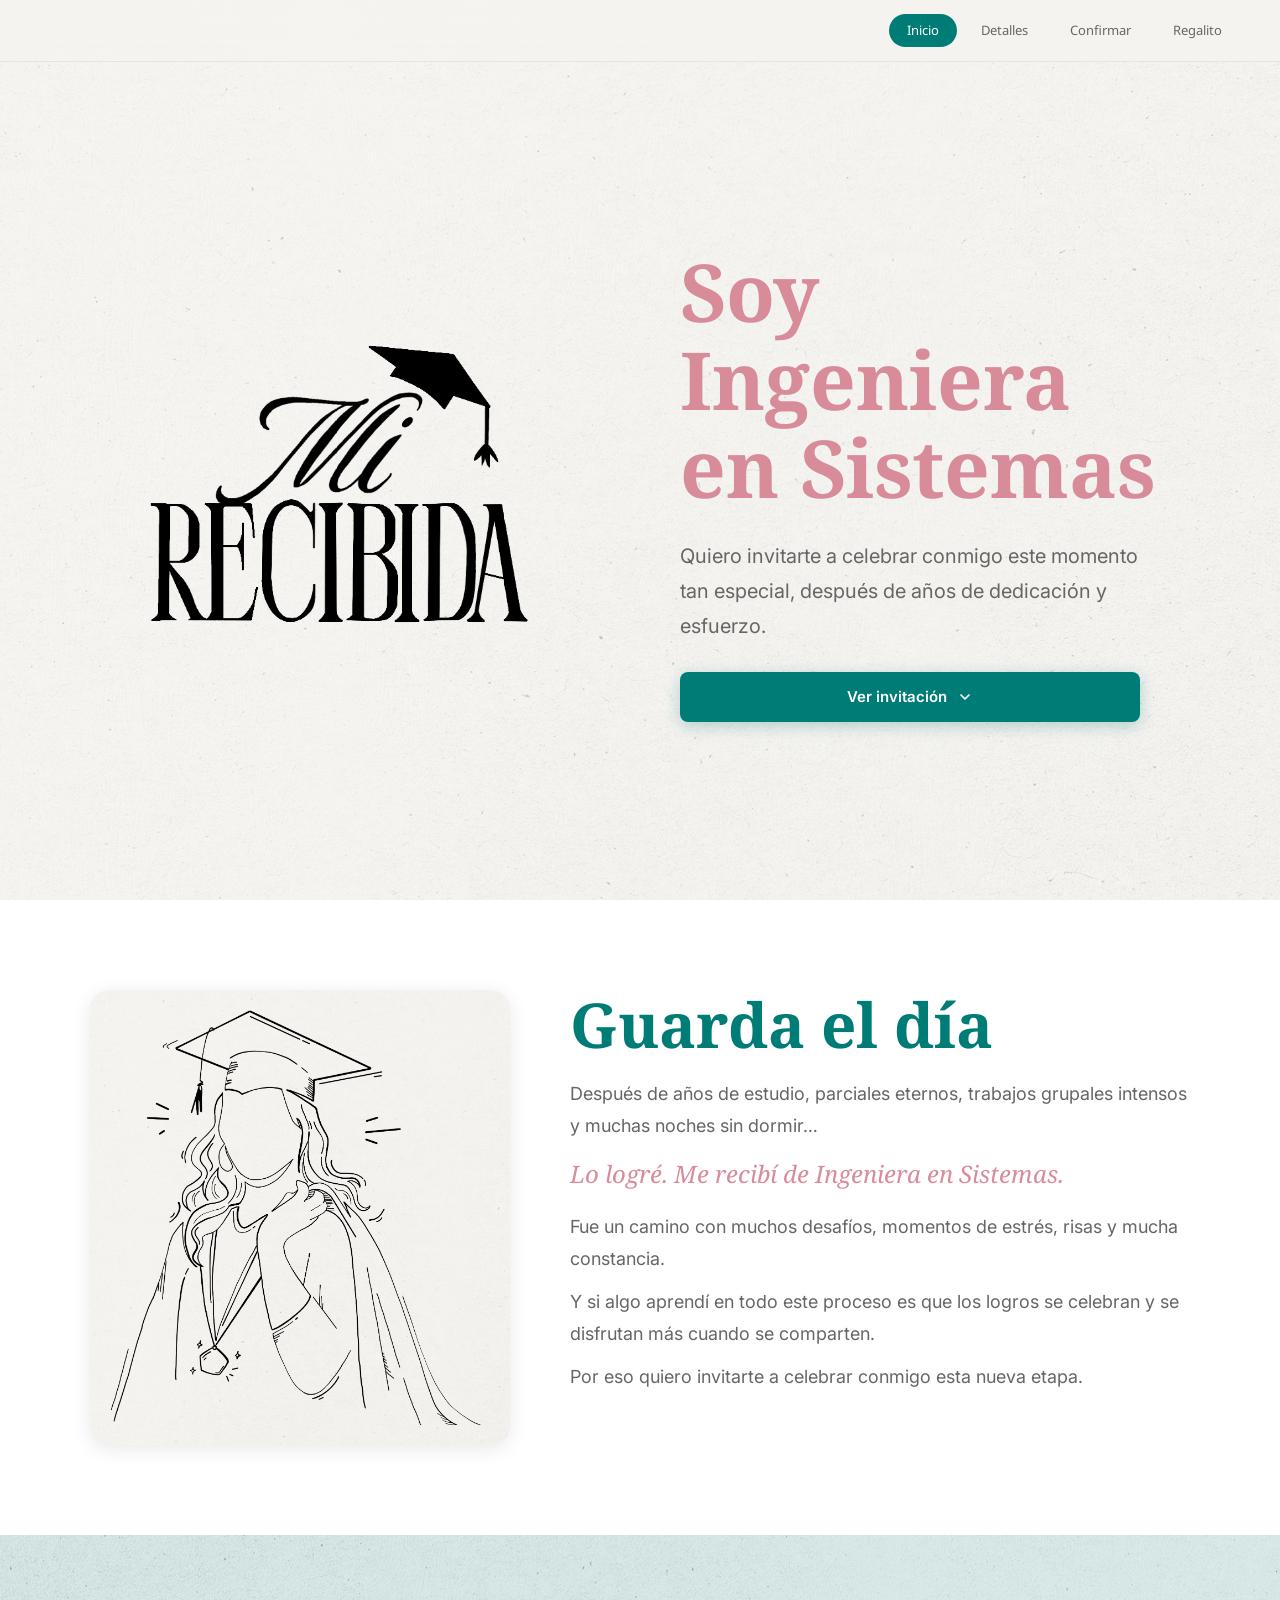
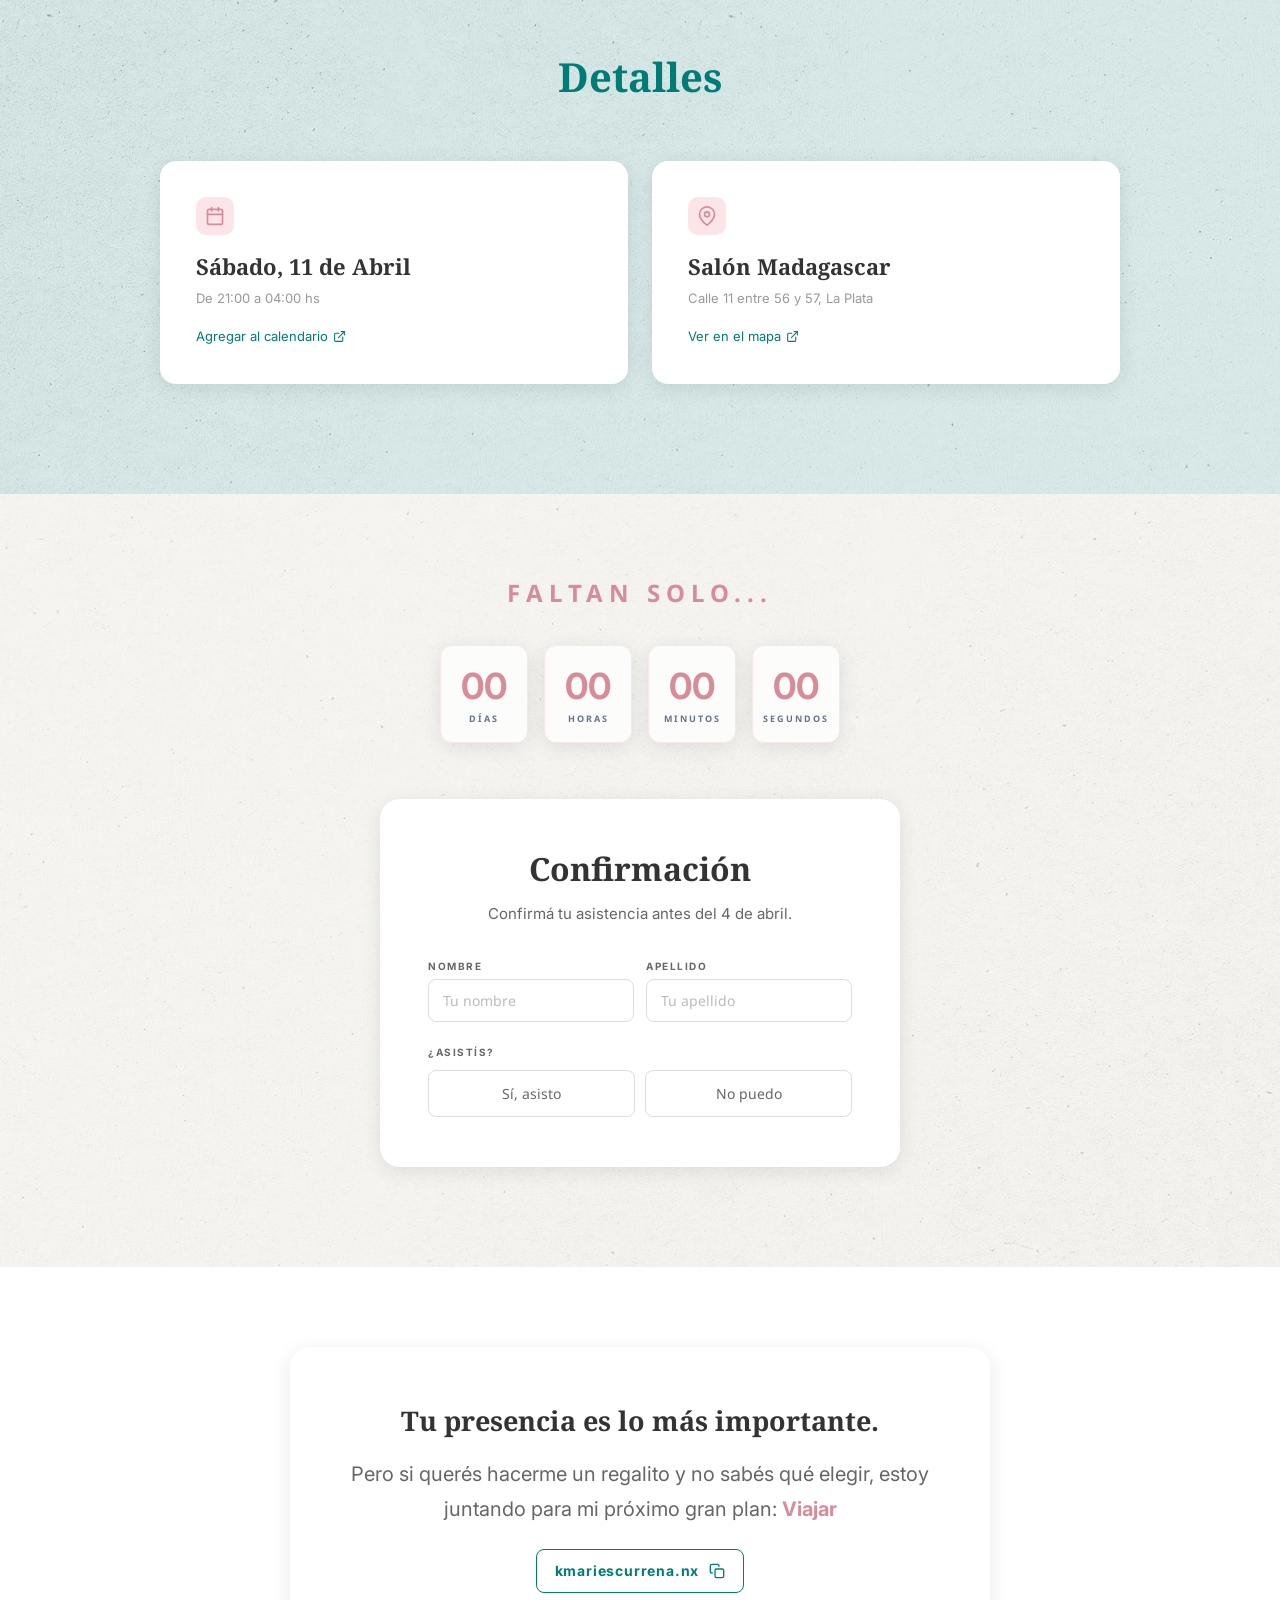
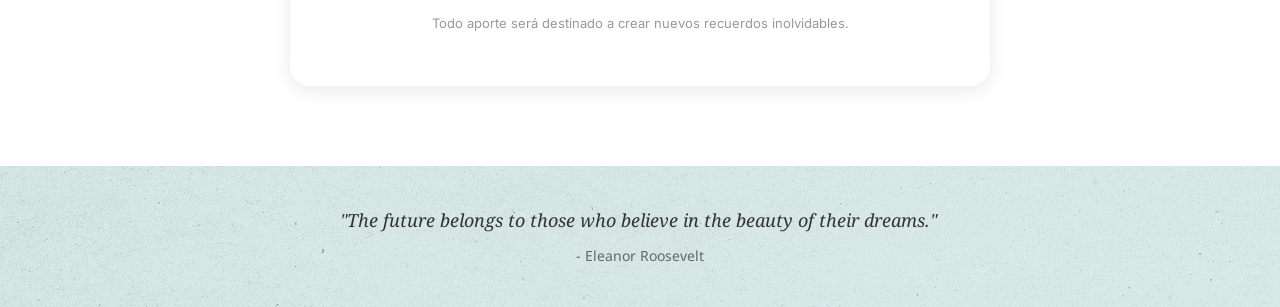
<file: index.html>
<!DOCTYPE html>
<html lang="es">

<head>
  <meta charset="UTF-8" />
  <meta name="viewport" content="width=device-width, initial-scale=1.0" />
  <title>Mi Recibida – Katy</title>
  <link rel="preconnect" href="https://fonts.googleapis.com" />
  <link rel="preconnect" href="https://fonts.gstatic.com" crossorigin />
  <link
    href="https://fonts.googleapis.com/css2?family=Noto+Sans:wght@300;400;600;700&family=Noto+Serif:ital,wght@0,400;0,700;1,400&family=Inter:wght@300;400;600;700&display=swap"
    rel="stylesheet" />
  <link rel="stylesheet" href="./css/styles.css" />
</head>

<body>

  <!-- ===== NAVBAR ===== -->
  <nav class="navbar" role="navigation">
    <div class="nav-links">
      <a href="#inicio" class="active">Inicio</a>
      <a href="#detalles">Detalles</a>
      <a href="#confirmar">Confirmar</a>
      <a href="#regalo">Regalito</a>
    </div>
    <button class="hamburger" id="hamburger" aria-label="Menú" aria-expanded="false">
      <span></span><span></span><span></span>
    </button>
  </nav>

  <!-- Mobile menu drawer -->
  <div class="mobile-menu" id="mobile-menu">
    <a href="#inicio" onclick="closeMobileMenu()">Inicio</a>
    <a href="#detalles" onclick="closeMobileMenu()">Detalles</a>
    <a href="#confirmar" onclick="closeMobileMenu()">Confirmar</a>
    <a href="#regalo" onclick="closeMobileMenu()">Regalito</a>
  </div>

  <!-- iframe oculto para submit sin recarga -->
  <iframe name="hidden_iframe" id="hidden_iframe"></iframe>

  <!-- ===== HERO ===== -->
  <section id="inicio">
    <div class="hero-inner">

      <div class="hero-logo">
        <img src="./images/logo-mi-recibida.png" alt="Mi Graduación" />
      </div>

      <div class="hero-right">
        <h1 class="hero-subtitle">Soy Ingeniera<br>en Sistemas</h1>
        <p class="hero-desc">Quiero invitarte a celebrar conmigo este momento tan especial, después de años de
          dedicación y esfuerzo.</p>
        <a href="#guarda" class="btn-ver">
          Ver invitación
          <svg width="16" height="16" viewBox="0 0 24 24" fill="none" stroke="currentColor" stroke-width="2.5"
            stroke-linecap="round" stroke-linejoin="round">
            <polyline points="6 9 12 15 18 9" />
          </svg>
        </a>
      </div>

    </div>
  </section>

  <!-- ===== GUARDA EL DÍA ===== -->
  <section id="guarda">
    <div class="guarda-inner">

      <div class="guarda-img-wrap reveal-left">
        <img src="./images/ilustracion-graduada.png" alt="Ilustración graduada" />
      </div>

      <div class="guarda-text reveal-right">
        <h2>Guarda el día</h2>
        <p>Después de años de estudio, parciales eternos, trabajos grupales intensos y muchas noches sin dormir…</p>
        <p class="highlight">Lo logré. Me recibí de Ingeniera en Sistemas.</p>
        <p>Fue un camino con muchos desafíos, momentos de estrés, risas y mucha constancia.</p>
        <p>Y si algo aprendí en todo este proceso es que los logros se celebran y se disfrutan más cuando se comparten.
        </p>
        <p>Por eso quiero invitarte a celebrar conmigo esta nueva etapa.</p>
      </div>

    </div>
  </section>

  <!-- ===== DETALLES ===== -->
  <section id="detalles">
    <h2 class="reveal">Detalles</h2>
    <div class="detalles-grid">

      <div class="detalle-card reveal d1">
        <div class="detalle-icon-wrap">
          <svg width="20" height="20" viewBox="0 0 24 24" fill="none" stroke-width="2" stroke-linecap="round"
            stroke-linejoin="round">
            <rect x="3" y="4" width="18" height="18" rx="2" ry="2" />
            <line x1="16" y1="2" x2="16" y2="6" />
            <line x1="8" y1="2" x2="8" y2="6" />
            <line x1="3" y1="10" x2="21" y2="10" />
          </svg>
        </div>
        <h3>Sábado, 11 de Abril</h3>
        <p class="sub">De 21:00 a 04:00 hs</p>
        <a href="#" id="add-calendar-link">
          Agregar al calendario
          <svg width="13" height="13" viewBox="0 0 24 24" fill="none" stroke-width="2" stroke-linecap="round"
            stroke-linejoin="round">
            <path d="M18 13v6a2 2 0 0 1-2 2H5a2 2 0 0 1-2-2V8a2 2 0 0 1 2-2h6" />
            <polyline points="15 3 21 3 21 9" />
            <line x1="10" y1="14" x2="21" y2="3" />
          </svg>
        </a>
      </div>

      <div class="detalle-card reveal d2">
        <div class="detalle-icon-wrap">
          <svg width="20" height="20" viewBox="0 0 24 24" fill="none" stroke-width="2" stroke-linecap="round"
            stroke-linejoin="round">
            <path d="M21 10c0 7-9 13-9 13s-9-6-9-13a9 9 0 1 1 18 0z" />
            <circle cx="12" cy="10" r="3" />
          </svg>
        </div>
        <h3>Salón Madagascar</h3>
        <p class="sub">Calle 11 entre 56 y 57, La Plata</p>
        <a href="https://maps.google.com/?q=Salón+Madagascar+11+entre+56+y+57+La+Plata" target="_blank" rel="noopener">
          Ver en el mapa
          <svg width="13" height="13" viewBox="0 0 24 24" fill="none" stroke-width="2" stroke-linecap="round"
            stroke-linejoin="round">
            <path d="M18 13v6a2 2 0 0 1-2 2H5a2 2 0 0 1-2-2V8a2 2 0 0 1 2-2h6" />
            <polyline points="15 3 21 3 21 9" />
            <line x1="10" y1="14" x2="21" y2="3" />
          </svg>
        </a>
      </div>

    </div>
  </section>

  <!-- ===== COUNTDOWN + FORM ===== -->
  <section id="confirmar">

    <p class="countdown-label reveal">Faltan solo...</p>
    <div class="countdown reveal d1">
      <div class="countdown-item">
        <span id="days">00</span>
        <small>DÍAS</small>
      </div>
      <div class="countdown-item">
        <span id="hours">00</span>
        <small>HORAS</small>
      </div>
      <div class="countdown-item">
        <span id="minutes">00</span>
        <small>MINUTOS</small>
      </div>
      <div class="countdown-item">
        <span id="seconds">00</span>
        <small>SEGUNDOS</small>
      </div>
    </div>

    <div class="form-card reveal d2">
      <h3>Confirmación</h3>
      <p class="form-sub">Confirmá tu asistencia antes del 4 de abril.</p>

      <!-- Paso 1: Nombre + Apellido -->
      <div class="form-row">
        <div class="form-group" style="margin-bottom:0">
          <label class="form-label" for="nombre">Nombre</label>
          <input class="form-input" id="nombre" type="text" placeholder="Tu nombre" autocomplete="given-name" />
        </div>
        <div class="form-group" style="margin-bottom:0">
          <label class="form-label" for="apellido">Apellido</label>
          <input class="form-input" id="apellido" type="text" placeholder="Tu apellido" autocomplete="family-name" />
        </div>
      </div>

      <!-- Paso 2: ¿Asistís? -->
      <div style="margin-bottom:6px;">
        <span class="asisto-label">¿Asistís?</span>
        <div class="asisto-row">
          <button class="btn-asisto" id="btn-si" type="button" onclick="seleccionarAsistencia('si')">Sí, asisto</button>
          <button class="btn-asisto" id="btn-no" type="button" onclick="seleccionarAsistencia('no')">No puedo</button>
        </div>
      </div>

      <!-- Paso 3a: Restricción alimentaria (solo aparece si SI) -->
      <div class="form-step" id="restriccion-step">
        <div class="fs-inner">
          <div style="height:14px"></div>
          <div class="form-group" style="margin-bottom:10px">
            <label class="form-label" for="restriccion">Restricción alimentaria</label>
            <div class="select-wrap">
              <select class="form-select" id="restriccion" onchange="checkOtro()">
                <option value="Sin restricciones">Sin restricciones</option>
                <option value="Vegetariano">Vegetariano</option>
                <option value="Vegano">Vegano</option>
                <option value="Sin TACC">Sin TACC</option>
                <option value="Sin lactosa">Sin lactosa</option>
                <option value="Otro">Otro</option>
              </select>
            </div>
          </div>
          <!-- Campo libre para "Otro" -->
          <div class="form-step" id="otro-step">
            <div class="fs-inner">
              <div class="form-group" style="margin-bottom:6px">
                <label class="form-label" for="restriccion-otro">Contanos cuál</label>
                <textarea class="form-textarea" id="restriccion-otro"
                  placeholder="Escribí tu restricción acá…"></textarea>
              </div>
            </div>
          </div>
        </div>
      </div>

      <!-- Paso 3b: Mensaje si NO asiste -->
      <div class="no-msg-wrap" id="no-msg-wrap">
        <div>
          <p class="no-msg"></p>
        </div>
      </div>

      <!-- Botón enviar (aparece al elegir cualquier opción) -->
      <div class="enviar-wrap" id="enviar-wrap">
        <div>
          <p id="form-error"></p>
          <button class="btn-enviar" type="button" onclick="enviarRespuesta()">Enviar Respuesta</button>
        </div>
      </div>
    </div>

  </section>

  <!-- ===== REGALO ===== -->
  <section id="regalo">
    <div class="regalo-card reveal">
      <h3 class="regalo-title">Tu presencia es lo más importante.</h3>
      <p class="regalo-desc">
        Pero si querés hacerme un regalito y no sabés qué elegir, estoy
        juntando para mi próximo gran plan: <span class="pink-bold">Viajar</span>
      </p>
      <div class="alias-container" onclick="copyAlias()">
        <span class="alias-texto">kmariescurrena.nx</span>
        <svg viewBox="0 0 24 24" fill="none" stroke="currentColor" stroke-width="2" width="16" height="16"
          class="alias-copy-icon" stroke-linecap="round" stroke-linejoin="round">
          <rect x="9" y="9" width="13" height="13" rx="2" ry="2" />
          <path d="M5 15H4a2 2 0 0 1-2-2V4a2 2 0 0 1 2-2h9a2 2 0 0 1 2 2v1" />
        </svg>
      </div>
      <p class="regalo-note">Todo aporte será destinado a crear nuevos recuerdos inolvidables.</p>
    </div>
  </section>

  <!-- ===== FOOTER ===== -->
  <footer>
    <blockquote class="reveal">
      "The future belongs to those who believe in the beauty of their dreams."
      <cite>- Eleanor Roosevelt</cite>
    </blockquote>
  </footer>

  <!-- Toast notificación -->
  <div id="toast" class="toast">
    <svg viewBox="0 0 24 24" fill="none" stroke="currentColor" stroke-width="2.5" width="13" height="13"
      stroke-linecap="round" stroke-linejoin="round">
      <polyline points="20 6 9 17 4 12" />
    </svg>
    ¡Alias copiado!
  </div>

  <!-- Overlay de carga -->
  <div id="loading">
    <div class="spinner"></div>
  </div>

  <!-- ===== SCRIPTS ===== -->
  <script src="./js/countdown.js"></script>
  <script src="./js/form.js"></script>

</body>

</html>
</file>
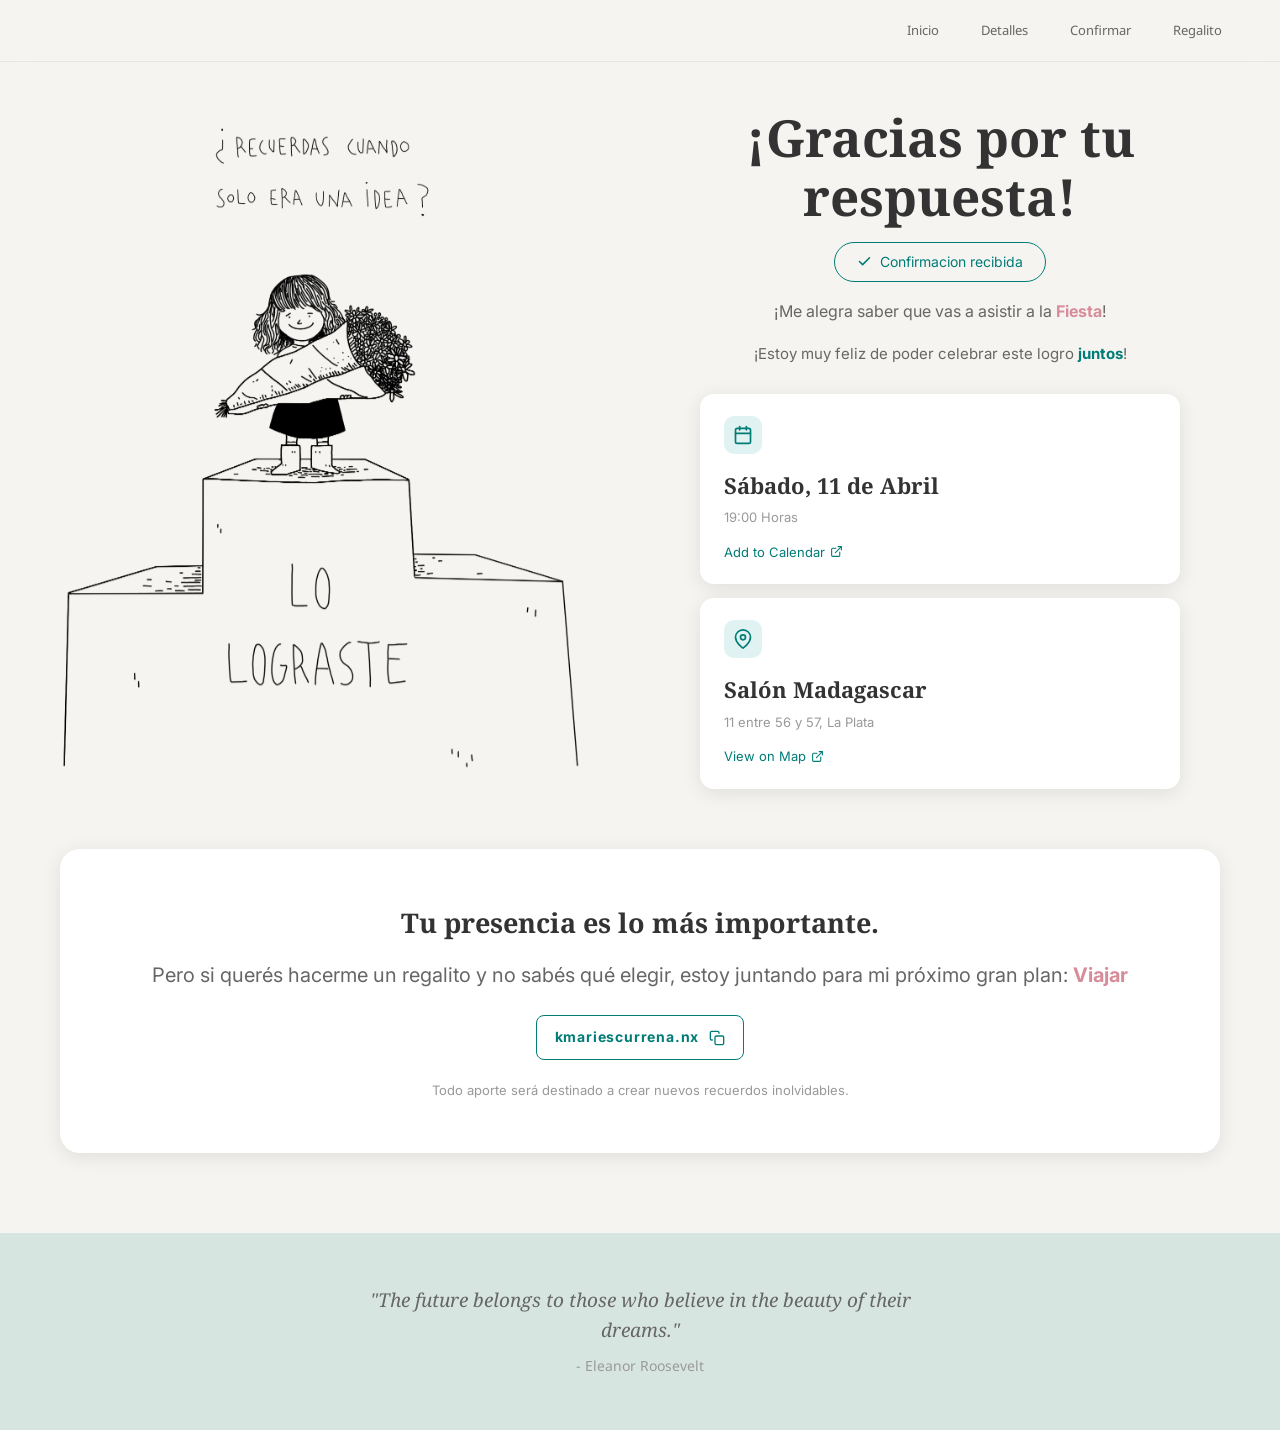
<file: confirmacion.html>
<!DOCTYPE html>
<html lang="es">
<head>
  <meta charset="UTF-8"/>
  <meta name="viewport" content="width=device-width, initial-scale=1.0"/>
  <title>Confirmación – Mi Recibida</title>
  <link rel="preconnect" href="https://fonts.googleapis.com"/>
  <link rel="preconnect" href="https://fonts.gstatic.com" crossorigin/>
  <link href="https://fonts.googleapis.com/css2?family=Noto+Sans:wght@300;400;600;700&family=Noto+Serif:ital,wght@0,400;0,700;1,400&family=Inter:wght@300;400;600;700&display=swap" rel="stylesheet"/>
  <link rel="stylesheet" href="./css/styles.css"/>
  <style>
    /* ===== Estilos específicos de esta página ===== */

    body { min-height: 100vh; display: flex; flex-direction: column; }

    main { flex: 1; padding-top: 68px; }

    /* Back button */
    .back-btn {
      position: fixed; top: 18px; left: 20px; z-index: 201;
      background: none; border: none; cursor: pointer;
      color: var(--text-mid); padding: 6px; line-height: 1;
      text-decoration: none; display: flex; align-items: center;
      transition: color 0.2s, transform 0.2s;
    }
    .back-btn:hover { color: var(--teal); transform: translateX(-3px); }
    .back-btn svg   { stroke: currentColor; }

    /* Hero grid */
    .hero-section {
      display: grid;
      grid-template-columns: 1fr 1fr;
      align-items: center;
      min-height: calc(100vh - 68px - 160px);
      padding: 40px 60px 60px;
      gap: 40px;
    }

    /* Illustration side */
    .illus-side {
      display: flex; flex-direction: column; align-items: flex-start;
      opacity: 0; transform: translateX(-44px);
      animation: fromLeft 0.9s 0.1s var(--ease) forwards;
    }
    @keyframes fromLeft { to { opacity: 1; transform: none; } }

    .illus-caption {
      font-family: 'Noto Sans', sans-serif;
      font-size: 12px; font-weight: 400;
      letter-spacing: 3px; text-transform: uppercase;
      color: var(--text-mid); margin-bottom: 24px; margin-left: 6px;
      line-height: 1.8;
    }
    .illus-img { width: 100%; max-width: 520px; display: block; }

    /* Text side */
    .text-side {
      display: flex; flex-direction: column; align-items: center;
      text-align: center; gap: 16px;
      opacity: 0; transform: translateX(44px);
      animation: fromRight 0.9s 0.2s var(--ease) forwards;
    }
    @keyframes fromRight { to { opacity: 1; transform: none; } }

    .conf-title {
      font-family: 'Noto Serif', serif;
      font-size: clamp(26px, 4vw, 52px);
      font-weight: 700; color: var(--text); line-height: 1.15;
    }

    /* Badge */
    .badge {
      display: inline-flex; align-items: center; gap: 8px;
      border: 1.5px solid var(--teal); border-radius: 999px;
      padding: 8px 22px; font-size: 14px; color: var(--teal);
      opacity: 0; animation: fadeUp 0.6s 0.65s var(--ease) forwards;
    }
    .badge svg { stroke: var(--teal); }
    @keyframes fadeUp {
      from { opacity: 0; transform: translateY(10px); }
      to   { opacity: 1; transform: none; }
    }

    .msg-primary {
      font-size: clamp(14px, 1.7vw, 16px); color: var(--text-mid);
      line-height: 1.7; max-width: 420px;
      opacity: 0; animation: fadeUp 0.6s 0.80s var(--ease) forwards;
    }
    .msg-secondary {
      font-size: clamp(13px, 1.5vw, 15px); color: var(--text-mid);
      line-height: 1.75; max-width: 400px;
      opacity: 0; animation: fadeUp 0.6s 0.95s var(--ease) forwards;
    }
    .accent      { color: var(--pink); font-weight: 700; }
    .accent-teal { color: var(--teal); font-weight: 700; }

    /* Detail cards */
    .cards-wrap {
      display: flex; flex-direction: column; gap: 14px;
      width: 100%; max-width: 480px; margin-top: 10px;
    }
    .detail-card {
      background: var(--white); border-radius: 14px; padding: 22px 24px;
      box-shadow: var(--card-shadow); text-align: left;
      display: flex; flex-direction: column; gap: 4px;
      opacity: 0; transform: translateY(16px);
      transition: transform 0.35s var(--ease), box-shadow 0.35s var(--ease);
    }
    .detail-card.visible { animation: cardIn 0.55s var(--ease) forwards; }
    @keyframes cardIn    { to { opacity: 1; transform: none; } }
    .detail-card:hover   { transform: translateY(-4px); box-shadow: 0 14px 36px rgba(0,0,0,0.12); }

    .card-icon {
      width: 38px; height: 38px; border-radius: 10px;
      background: var(--teal-light);
      display: flex; align-items: center; justify-content: center;
      margin-bottom: 10px;
    }
    .card-icon svg { stroke: var(--teal); }

    .detail-card h3 {
      font-family: 'Noto Serif', serif;
      font-size: clamp(18px, 2.2vw, 22px); font-weight: 700; color: var(--text);
    }
    .detail-card .sub { font-size: 13px; color: var(--text-light); margin-bottom: 10px; }
    .detail-card a {
      font-size: 13px; color: var(--teal); text-decoration: none;
      display: inline-flex; align-items: center; gap: 5px;
      transition: color 0.2s, gap 0.25s var(--ease);
    }
    .detail-card a:hover { color: var(--teal-dark); gap: 9px; }
    .detail-card a svg   { stroke: var(--teal); transition: stroke 0.2s; }
    .detail-card a:hover svg { stroke: var(--teal-dark); }

    /* ===== REGALO — full width debajo del grid ===== */
    .regalo-section {
      padding: 0 60px 80px;
      opacity: 0; transform: translateY(24px);
      animation: fadeUp 0.7s 1.3s var(--ease) forwards;
    }

    /* Override: en esta página la card ocupa todo el ancho disponible */
    .regalo-section .regalo-card {
      max-width: 100%;
      border-radius: 20px;
      padding: 52px 60px;
      box-shadow: var(--card-shadow);
      background: var(--white);
      text-align: center;
      transition: transform 0.35s var(--ease), box-shadow 0.35s var(--ease);
    }
    .regalo-section .regalo-card:hover {
      transform: translateY(-4px);
      box-shadow: 0 16px 40px rgba(0,0,0,0.10);
    }

    /* Footer override */
    footer {
      background: rgba(0,124,119,0.12);
      padding: 52px 20px; text-align: center;
    }
    footer blockquote {
      font-family: 'Noto Serif', serif; font-style: italic;
      font-size: clamp(15px, 2vw, 19px); color: var(--text-mid);
      max-width: 600px; margin: 0 auto; line-height: 1.6;
    }
    footer cite {
      display: block; font-style: normal;
      font-family: 'Noto Sans', sans-serif;
      font-size: 14px; color: var(--text-light); margin-top: 10px;
    }

    /* Mobile */
    @media (max-width: 768px) {
      .hero-section {
        grid-template-columns: 1fr;
        padding: 24px 20px 48px;
        min-height: auto; gap: 32px;
      }
      .illus-side    { align-items: center; }
      .illus-img     { max-width: 320px; margin: 0 auto; }
      .illus-caption { text-align: center; margin-left: 0; }
      .text-side     { align-items: center; }
      .cards-wrap    { max-width: 100%; }

      .regalo-section { padding: 0 20px 60px; }
      .regalo-section .regalo-card { padding: 36px 24px; }

      footer { padding: 36px 20px; }
    }
  </style>
</head>
<body>

<!-- ===== NAVBAR ===== -->
<nav class="navbar" role="navigation">
  <div class="nav-links">
    <a href="index.html">Inicio</a>
    <a href="index.html#detalles">Detalles</a>
    <a href="index.html#confirmar">Confirmar</a>
    <a href="index.html#regalo">Regalito</a>
  </div>
  <button class="hamburger" id="hamburger" aria-label="Menú" aria-expanded="false">
    <span></span><span></span><span></span>
  </button>
</nav>

<!-- Mobile menu -->
<div class="mobile-menu" id="mobile-menu">
  <a href="index.html"           onclick="closeMobileMenu()">Inicio</a>
  <a href="index.html#detalles"  onclick="closeMobileMenu()">Detalles</a>
  <a href="index.html#confirmar" onclick="closeMobileMenu()">Confirmar</a>
  <a href="index.html#regalo"    onclick="closeMobileMenu()">Regalito</a>
</div>

<main>
  <!-- Grid: ilustración + texto dinámico -->
  <section class="hero-section">
    <div class="illus-side">
      <img class="illus-img" src="./images/ilustracion-lograste.png" alt="Lo Lograste"/>
    </div>
    <div class="text-side" id="text-side"></div>
  </section>

  <!-- Regalo — se muestra solo si asiste (inyectado por JS) -->
  <section class="regalo-section" id="regalo-section" style="display:none;">
    <div class="regalo-card">
      <h3 class="regalo-title">Tu presencia es lo más importante.</h3>
      <p class="regalo-desc">
        Pero si querés hacerme un regalito y no sabés qué elegir, estoy
        juntando para mi próximo gran plan: <span class="pink-bold">Viajar</span>
      </p>
      <div class="alias-container" onclick="copyAlias()">
        <span class="alias-texto">kmariescurrena.nx</span>
        <svg viewBox="0 0 24 24" fill="none" stroke="currentColor" stroke-width="2"
             width="16" height="16" class="alias-copy-icon"
             stroke-linecap="round" stroke-linejoin="round">
          <rect x="9" y="9" width="13" height="13" rx="2" ry="2"/>
          <path d="M5 15H4a2 2 0 0 1-2-2V4a2 2 0 0 1 2-2h9a2 2 0 0 1 2 2v1"/>
        </svg>
      </div>
      <p class="regalo-note">Todo aporte será destinado a crear nuevos recuerdos inolvidables.</p>
    </div>
  </section>
</main>

<!-- ===== FOOTER ===== -->
<footer>
  <blockquote>
    "The future belongs to those who believe in the beauty of their dreams."
    <cite>- Eleanor Roosevelt</cite>
  </blockquote>
</footer>

<!-- Toast -->
<div id="toast" class="toast">
  <svg viewBox="0 0 24 24" fill="none" stroke="currentColor" stroke-width="2.5"
       width="13" height="13" stroke-linecap="round" stroke-linejoin="round">
    <polyline points="20 6 9 17 4 12"/>
  </svg>
  ¡Alias copiado!
</div>

<script>
  /* ===== Hamburger ===== */
  var ham  = document.getElementById('hamburger');
  var menu = document.getElementById('mobile-menu');

  ham.addEventListener('click', function() {
    var open = menu.classList.toggle('open');
    ham.classList.toggle('open', open);
    ham.setAttribute('aria-expanded', String(open));
    document.body.style.overflow = open ? 'hidden' : '';
  });

  function closeMobileMenu() {
    menu.classList.remove('open');
    ham.classList.remove('open');
    ham.setAttribute('aria-expanded', 'false');
    document.body.style.overflow = '';
  }

  /* ===== Leer asistencia desde URL o localStorage ===== */
  var params     = new URLSearchParams(window.location.search);
  var asistencia = params.get('r') || localStorage.getItem('invitado_asistencia') || 'si';
  var textSide   = document.getElementById('text-side');

  /* ===== Íconos SVG reutilizables ===== */
  var iconCalendar = '<svg width="20" height="20" viewBox="0 0 24 24" fill="none" stroke-width="2" stroke-linecap="round" stroke-linejoin="round">'
    + '<rect x="3" y="4" width="18" height="18" rx="2" ry="2"/>'
    + '<line x1="16" y1="2" x2="16" y2="6"/>'
    + '<line x1="8" y1="2" x2="8" y2="6"/>'
    + '<line x1="3" y1="10" x2="21" y2="10"/>'
    + '</svg>';

  var iconPin = '<svg width="20" height="20" viewBox="0 0 24 24" fill="none" stroke-width="2" stroke-linecap="round" stroke-linejoin="round">'
    + '<path d="M21 10c0 7-9 13-9 13s-9-6-9-13a9 9 0 1 1 18 0z"/>'
    + '<circle cx="12" cy="10" r="3"/>'
    + '</svg>';

  var iconExternal = '<svg width="13" height="13" viewBox="0 0 24 24" fill="none" stroke-width="2" stroke-linecap="round" stroke-linejoin="round">'
    + '<path d="M18 13v6a2 2 0 0 1-2 2H5a2 2 0 0 1-2-2V8a2 2 0 0 1 2-2h6"/>'
    + '<polyline points="15 3 21 3 21 9"/>'
    + '<line x1="10" y1="14" x2="21" y2="3"/>'
    + '</svg>';

  var iconCheck = '<svg viewBox="0 0 24 24" fill="none" stroke="currentColor" stroke-width="2.5" width="15" height="15" stroke-linecap="round" stroke-linejoin="round">'
    + '<polyline points="20 6 9 17 4 12"/>'
    + '</svg>';

  /* ===== Agregar al calendario ===== */
  function agregarCalendario() {
    window.open(
      'https://www.google.com/calendar/render?action=TEMPLATE'
      + '&text='     + encodeURIComponent('Fiesta de Recibida de Katy')
      + '&dates=20260411T210000/20260412T040000'
      + '&location=' + encodeURIComponent('Salón Madagascar, 11 entre 56 y 57, La Plata')
      + '&details='  + encodeURIComponent('¡Celebramos la recibida!'),
      '_blank'
    );
  }

  /* ===== Copy alias ===== */
  function copyAlias() {
    navigator.clipboard.writeText('kmariescurrena.nx').then(function() {
      var t = document.getElementById('toast');
      t.classList.add('show');
      setTimeout(function() { t.classList.remove('show'); }, 2200);
    });
  }

  /* ===== Renderizar contenido según asistencia ===== */
  if (asistencia === 'si') {

    textSide.innerHTML =
      '<h1 class="conf-title">¡Gracias por tu respuesta!</h1>'

      + '<div class="badge">' + iconCheck + ' Confirmacion recibida</div>'

      + '<p class="msg-primary">'
      +   '¡Me alegra saber que vas a asistir a la <span class="accent">Fiesta</span>!'
      + '</p>'

      + '<p class="msg-secondary">'
      +   '¡Estoy muy feliz de poder celebrar este logro <span class="accent-teal">juntos</span>!'
      + '</p>'

      + '<div class="cards-wrap">'

      +   '<div class="detail-card" id="card-fecha">'
      +     '<div class="card-icon">' + iconCalendar + '</div>'
      +     '<h3>Sábado, 11 de Abril</h3>'
      +     '<p class="sub">19:00 Horas</p>'
      +     '<a href="#" onclick="event.preventDefault(); agregarCalendario()">'
      +       'Add to Calendar ' + iconExternal
      +     '</a>'
      +   '</div>'

      +   '<div class="detail-card" id="card-lugar">'
      +     '<div class="card-icon">' + iconPin + '</div>'
      +     '<h3>Salón Madagascar</h3>'
      +     '<p class="sub">11 entre 56 y 57, La Plata</p>'
      +     '<a href="https://maps.google.com/?q=Salón+Madagascar+11+entre+56+y+57+La+Plata" target="_blank" rel="noopener">'
      +       'View on Map ' + iconExternal
      +     '</a>'
      +   '</div>'

      + '</div>';

    // Mostrar sección regalo con animación
    var regaloSection = document.getElementById('regalo-section');
    regaloSection.style.display = 'block';

    // Animar las cards con delay escalonado
    setTimeout(function() {
      document.querySelectorAll('.detail-card').forEach(function(card, i) {
        setTimeout(function() { card.classList.add('visible'); }, i * 180);
      });
    }, 1000);

  } else {

    textSide.innerHTML =
      '<h1 class="conf-title">¡Gracias por tu respuesta!</h1>'

      + '<div class="badge">' + iconCheck + ' Confirmacion recibida</div>'

      + '<p class="msg-primary">'
      +   'Se registró que no podrás asistir a la fiesta.'
      + '</p>'

      + '<p class="msg-secondary">'
      +   'Aunque me hubiera encantado compartir este momento con vos, agradezco mucho que me hayas avisado.'
      + '</p>';

  }
</script>

</body>
</html>
</file>
<file: css/styles.css>
/* =====================================================================
   STYLE.CSS — Mi Graduación
   ===================================================================== */

/* ---------- RESET & VARIABLES ---------- */
*, *::before, *::after { box-sizing: border-box; margin: 0; padding: 0; }

:root {
  --bg:          #F5F4F0;
  --pink:        #D88C9A;
  --pink-dark:   #c5788a;
  --teal:        #007C77;
  --teal-dark:   #005f5b;
  --teal-light:  #e0f2f1;
  --text:        #333333;
  --text-mid:    #666;
  --text-light:  #999;
  --white:       #ffffff;
  --card-shadow: 0 4px 20px rgba(0,0,0,0.09);
  --ease:        cubic-bezier(0.4,0,0.2,1);
}

html { scroll-behavior: smooth; }

body {
  font-family: 'Inter', 'Noto Sans', sans-serif;
  background: var(--bg);
  color: var(--text);
  line-height: 1.6;
  overflow-x: hidden;
}

section, nav, footer { position: relative; z-index: 1; }

/* ---------- SCROLL REVEAL ---------- */
.reveal       { opacity: 0; transform: translateY(32px); }
.reveal-left  { opacity: 0; transform: translateX(-40px); }
.reveal-right { opacity: 0; transform: translateX(40px); }
.reveal,
.reveal-left,
.reveal-right {
  transition: opacity 0.7s var(--ease), transform 0.7s var(--ease);
}
.reveal.visible,
.reveal-left.visible,
.reveal-right.visible { opacity: 1; transform: none; }

.d1 { transition-delay: 0.10s; }
.d2 { transition-delay: 0.20s; }
.d3 { transition-delay: 0.30s; }
.d4 { transition-delay: 0.45s; }

/* ---------- NAVBAR ---------- */
.navbar {
  position: fixed; top: 0; left: 0; right: 0; z-index: 200;
  display: flex; justify-content: flex-end; align-items: center; gap: 6px;
  padding: 14px 40px;
  background: rgba(245,244,240,0.92);
  backdrop-filter: blur(14px);
  -webkit-backdrop-filter: blur(14px);
  border-bottom: 1px solid rgba(0,0,0,0.06);
}
.nav-links { display: flex; gap: 6px; align-items: center; }
.navbar a {
  font-family: 'Noto Sans', sans-serif;
  font-size: 13px; color: var(--text-mid); text-decoration: none;
  padding: 6px 18px; border-radius: 20px;
  transition: background 0.25s var(--ease), color 0.25s var(--ease);
}
.navbar a.active,
.navbar a:hover { background: var(--teal); color: var(--white); }

/* Hamburger */
.hamburger {
  display: none; flex-direction: column; gap: 5px;
  cursor: pointer; background: none; border: none; padding: 4px;
}
.hamburger span {
  display: block; width: 24px; height: 2px;
  background: var(--text); border-radius: 2px;
  transition: transform 0.3s var(--ease), opacity 0.3s var(--ease);
}
.hamburger.open span:nth-child(1) { transform: translateY(7px) rotate(45deg); }
.hamburger.open span:nth-child(2) { opacity: 0; }
.hamburger.open span:nth-child(3) { transform: translateY(-7px) rotate(-45deg); }

/* Mobile menu drawer */
.mobile-menu {
  display: none;
  position: fixed; inset: 0; z-index: 199;
  background: rgba(245,244,240,0.97);
  flex-direction: column; align-items: center; justify-content: center; gap: 28px;
  opacity: 0; pointer-events: none;
  transition: opacity 0.35s var(--ease);
}
.mobile-menu.open { opacity: 1; pointer-events: all; }
.mobile-menu a {
  font-family: 'Noto Serif', serif;
  font-size: 28px; color: var(--text); text-decoration: none;
  transition: color 0.2s;
}
.mobile-menu a:hover { color: var(--teal); }

/* ---------- HERO ---------- */
#inicio {
  min-height: 100vh;
  display: flex; align-items: stretch;
  padding: 0;
  background-image: url('../images/fondo.png');
  background-size: cover;
  background-position: center;
  background-repeat: no-repeat;
  background-color: var(--bg);
}

.hero-inner {
  width: 100%;
  max-width: 1400px;
  margin: 0 auto;
  display: grid;
  grid-template-columns: 1fr 1fr;
  align-items: center;
  gap: 0;
  padding-top: 68px;
}

/* Columna izquierda: logo centrado */
.hero-logo {
  display: flex;
  flex-direction: column;
  align-items: center;          
  justify-content: center;
  padding: 60px 40px 60px 80px;
  animation: fromLeft 0.9s var(--ease) both;
}
.hero-logo img { width: 100%; max-width: 380px; display: block; }

/* Columna derecha: título muy grande */
.hero-right {
  display: flex;
  flex-direction: column;
  justify-content: center;
  gap: 28px;
  padding: 60px 80px 60px 40px;
  animation: fromRight 0.9s 0.15s var(--ease) both;
  background: transparent;
}

@keyframes fromLeft  { from { opacity:0; transform:translateX(-52px); } to { opacity:1; transform:none; } }
@keyframes fromRight { from { opacity:0; transform:translateX(52px);  } to { opacity:1; transform:none; } }

.hero-subtitle {
  font-family: 'Noto Serif', serif;
  font-size: clamp(42px, 6.5vw, 80px); /* más grande, como en Figma */
  color: var(--pink);
  font-weight: 700;
  line-height: 1.1;
  /* sin white-space: nowrap — rompe en dos líneas */
}
.hero-desc {
  font-size: 20px; color: var(--text-mid);
  max-width: 460px; line-height: 1.75;
}
.btn-ver {
  display: flex; align-items: center; justify-content: center; gap: 10px;
  width: 100%;
  max-width: 460px;
  background: var(--teal); color: var(--white);
  font-size: 15px; font-weight: 600;
  padding: 13px 32px; border-radius: 8px;
  text-decoration: none;
  border: none; cursor: pointer;
  box-shadow: 0 4px 16px rgba(0,124,119,0.28);
  transition: background 0.3s var(--ease), transform 0.25s var(--ease), box-shadow 0.25s var(--ease);
}
.btn-ver:hover {
  background: var(--teal-dark); transform: translateY(-2px);
  box-shadow: 0 8px 24px rgba(0,124,119,0.38);
}
.btn-ver svg { transition: transform 0.25s var(--ease); flex-shrink: 0; }
.btn-ver:hover svg { transform: translateY(3px); }

/* ---------- RESPONSIVE HERO ---------- */
@media (max-width: 768px) {
  #inicio       { min-height: auto; }
  .hero-inner   { grid-template-columns: 1fr; padding-top: 68px; }
  .hero-logo    { padding: 40px 24px 20px; align-items: center; }
  .hero-logo img{ max-width: 240px; margin: 0 auto; }
  .hero-right   { padding: 20px 24px 50px; text-align: center; align-items: center; }
  .hero-subtitle{ font-size: clamp(36px, 10vw, 52px); }
  .hero-desc    { max-width: 100%; }
  .btn-ver      { max-width: 100%; }
}

/* ---------- GUARDA EL DÍA ---------- */
#guarda {
  padding: 90px 60px;
  background: var(--white);   /* fondo blanco */
}
.guarda-inner {
  max-width: 1100px; margin: 0 auto;
  display: grid; grid-template-columns: 420px 1fr;
  gap: 60px; align-items: start;
}
.guarda-img-wrap {
  border-radius: 20px; padding: 20px;
  box-shadow: var(--card-shadow);
  background-image: url('../images/fondo.png');
  background-size: cover;
  background-position: center;
  background-repeat: no-repeat;
  background-color: var(--bg);
  transition: transform 0.4s var(--ease), box-shadow 0.4s var(--ease);
}
.guarda-img-wrap:hover {
  transform: translateY(-6px);
  box-shadow: 0 16px 40px rgba(0,0,0,0.12);
}
.guarda-img-wrap img { width: 100%; border-radius: 10px; display: block; }
.guarda-text h2 {
  font-family: 'Noto Serif', serif;
  font-size: clamp(40px,5vw,62px); font-weight: 700;
  color: var(--teal); line-height: 1.1; margin-bottom: 20px;
}
.guarda-text p { font-size: 18px; color: var(--text-mid); margin-bottom: 12px; line-height: 1.75; }
.guarda-text .highlight {
  font-family: 'Noto Serif', serif; font-size: 24px;
  color: var(--pink); font-style: italic; margin-bottom: 16px;
}

/* ---------- DETALLES ---------- */
#detalles {
  padding: 110px 60px;
  background-image: url('../images/fondo-verde.png');
  background-size: cover;
  background-position: center;
  background-repeat: no-repeat;
  background-color: rgba(0,124,119,0.10);
}
#detalles h2 {
  font-family: 'Noto Serif', serif;
  font-size: 40px; font-weight: 700; color: var(--teal);
  text-align: center; margin-bottom: 52px;
}
.detalles-grid {
  max-width: 960px; margin: 0 auto;
  display: grid; grid-template-columns: 1fr 1fr; gap: 24px;
}
.detalle-card {
  background: var(--white); border-radius: 16px; padding: 36px;
  box-shadow: var(--card-shadow);
  transition: transform 0.35s var(--ease), box-shadow 0.35s var(--ease);
}
.detalle-card:hover { transform: translateY(-4px); box-shadow: 0 14px 36px rgba(0,0,0,0.12); }

.detalle-icon-wrap {
  width: 38px; height: 38px; border-radius: 10px;
  background: #fce5e9;
  display: flex; align-items: center; justify-content: center;
  margin-bottom: 14px;
}

.detalle-icon-wrap svg { stroke: var(--pink); }

.detalle-card h3 {
  font-family: 'Noto Serif', serif; font-size: 22px; font-weight: 700; margin-bottom: 4px;
}
.detalle-card .sub { font-size: 13px; color: var(--text-light); margin-bottom: 14px; }
.detalle-card a {
  font-size: 13px; color: var(--teal); text-decoration: none;
  display: inline-flex; align-items: center; gap: 5px;
  transition: color 0.2s, gap 0.25s var(--ease);
}
.detalle-card a:hover { color: var(--teal-dark); gap: 9px; }
.detalle-card a svg { stroke: var(--teal); transition: stroke 0.2s; }
.detalle-card a:hover svg { stroke: var(--teal-dark); }

/* ---------- COUNTDOWN ---------- */
#confirmar {
  padding: 80px 20px 100px;
  background-image: url('../images/fondo.png');
  background-size: cover;
  background-position: center;
  background-repeat: no-repeat;
  background-color: var(--bg);
}

.countdown-label {
  text-align: center;
  font-family: 'Noto Sans', sans-serif;
  font-size: 24px; font-weight: 700; letter-spacing: 6px;
  color: var(--pink); text-transform: uppercase; margin-bottom: 32px;
}
.countdown {
  display: flex; justify-content: center; gap: 16px; margin-bottom: 56px;
}
.countdown-item {
  background: rgba(255,255,255,0.75);
  border: 1.5px solid rgba(229,152,155,0.20);
  border-radius: 12px;
  padding: 22px 16px 16px;
  width: 88px;        /* width fijo en lugar de min-width */
  flex-shrink: 0;     /* que no se achique en pantallas chicas */
  display: flex; flex-direction: column; align-items: center; gap: 8px;
  box-shadow: 0 4px 20px rgba(0,0,0,0.09);
}

.countdown-item span {
  font-family: 'Inter', sans-serif;
  font-size: 36px; font-weight: 700;
  color: #D88C9A;   /* rosa exacto */
  line-height: 1;
}
.countdown-item small {
  font-family: 'Noto Sans', sans-serif;
  font-size: 9px; font-weight: 700; letter-spacing: 2px;
  text-transform: uppercase;
  color: #64748B;   /* slate */
}

/* ---------- FORM CARD ---------- */
.form-card {
  background: var(--white); border-radius: 20px;
  padding: 44px 48px; max-width: 520px; margin: 0 auto;
  box-shadow: var(--card-shadow);
}
.form-card h3 {
  font-family: 'Noto Serif', serif; font-size: 32px;
  font-weight: 700; text-align: center; margin-bottom: 8px;
}
.form-sub {
  font-size: 15px; text-align: center;
  color: var(--text-mid); margin-bottom: 32px;
}

.form-row { display: grid; grid-template-columns: 1fr 1fr; gap: 12px; margin-bottom: 22px; }
.form-group { display: flex; flex-direction: column; gap: 5px; margin-bottom: 18px; }
.form-label {
  font-size: 10px; font-weight: 700; letter-spacing: 1.5px;
  text-transform: uppercase; color: var(--text-mid);
}

.form-input,
.form-select,
.form-textarea {
  border: 1.5px solid #ddd; border-radius: 8px;
  padding: 11px 14px; font-size: 14px;
  font-family: 'Noto Sans', sans-serif;
  color: var(--text); background: var(--white);
  outline: none; width: 100%; appearance: none;
  transition: border-color 0.28s var(--ease), box-shadow 0.28s var(--ease);
}
.form-input:focus,
.form-select:focus,
.form-textarea:focus {
  border-color: var(--teal);
  box-shadow: 0 0 0 3px rgba(0,124,119,0.10);
}
.form-input.error { border-color: var(--pink); box-shadow: 0 0 0 3px rgba(216,140,154,0.15); }
.form-input::placeholder,
.form-textarea::placeholder { color: #bbb; }
.form-textarea { resize: vertical; min-height: 70px; }

.select-wrap { position: relative; }
.select-wrap::after {
  content: '';
  position: absolute; right: 14px; top: 50%;
  transform: translateY(-50%) rotate(45deg);
  width: 7px; height: 7px;
  border-right: 2px solid var(--text-light);
  border-bottom: 2px solid var(--text-light);
  pointer-events: none;
}

/* Asisto buttons */
.asisto-label {
  font-size: 10px; font-weight: 700; letter-spacing: 1.5px;
  text-transform: uppercase; color: var(--text-mid);
  margin-bottom: 10px; display: block;
}
.asisto-row { display: grid; grid-template-columns: 1fr 1fr; gap: 10px; margin-bottom: 6px; }
.btn-asisto {
  padding: 13px; border-radius: 8px;
  border: 1.5px solid #ddd; background: var(--white);
  font-size: 14px; font-family: 'Noto Sans', sans-serif;
  cursor: pointer; color: var(--text-mid);
  transition: all 0.3s var(--ease);
}
.btn-asisto:hover { border-color: var(--teal); color: var(--teal); }

.btn-asisto.selected-si {
  background: var(--pink); border-color: var(--pink); color: var(--white);
  box-shadow: 0 4px 14px rgba(216,140,154,0.40); transform: translateY(-1px);
}
.btn-asisto.selected-no {
  background: var(--pink); border-color: var(--pink); color: var(--white);
  box-shadow: 0 4px 14px rgba(216,140,154,0.40); transform: translateY(-1px);
}

/* Expandable steps using CSS grid trick */
.form-step {
  display: grid; grid-template-rows: 0fr;
  opacity: 0; transform: translateY(8px);
  transition:
    grid-template-rows 0.45s var(--ease),
    opacity            0.38s var(--ease),
    transform          0.38s var(--ease);
}
.form-step > .fs-inner { overflow: hidden; }
.form-step.open { grid-template-rows: 1fr; opacity: 1; transform: translateY(0); }

/* No-asiste message */
.no-msg-wrap {
  display: grid; grid-template-rows: 0fr; opacity: 0;
  transition: grid-template-rows 0.45s var(--ease), opacity 0.38s var(--ease);
}
.no-msg-wrap > div { overflow: hidden; }
.no-msg-wrap.open  { grid-template-rows: 1fr; opacity: 1; }
.no-msg {
  font-size: 13px; color: var(--text-light);
  text-align: center; font-style: italic; padding: 14px 0 2px;
}

/* Enviar wrapper */
.enviar-wrap {
  display: grid; grid-template-rows: 0fr; opacity: 0;
  transition:
    grid-template-rows 0.50s 0.08s var(--ease),
    opacity            0.40s 0.12s var(--ease);
}
.enviar-wrap > div { overflow: hidden; }
.enviar-wrap.open  { grid-template-rows: 1fr; opacity: 1; }

.btn-enviar {
  width: 100%; padding: 15px; background: var(--teal); color: var(--white);
  border: none; border-radius: 10px; font-size: 15px;
  font-family: 'Noto Sans', sans-serif; font-weight: 700; cursor: pointer;
  box-shadow: 0 4px 16px rgba(0,124,119,0.28); margin-top: 20px;
  transition: background 0.3s var(--ease), transform 0.25s var(--ease), box-shadow 0.25s var(--ease);
}
.btn-enviar:hover {
  background: var(--teal-dark); transform: translateY(-2px);
  box-shadow: 0 8px 24px rgba(0,124,119,0.38);
}

#form-error {
  font-size: 12px; color: var(--pink);
  text-align: center; margin-top: 10px; min-height: 18px;
}

/* Loading overlay */
#loading {
  display: none; position: fixed; inset: 0;
  background: rgba(245,244,240,0.78);
  backdrop-filter: blur(5px); z-index: 999;
  align-items: center; justify-content: center;
}
.spinner {
  width: 42px; height: 42px;
  border: 3px solid #ddd; border-top-color: var(--teal);
  border-radius: 50%; animation: spin 0.72s linear infinite;
}
@keyframes spin { to { transform: rotate(360deg); } }

/* ---------- REGALO ---------- */
#regalo {
  padding: 80px 20px;
  background: var(--white);
}
.regalo-card {
  background: var(--white); border-radius: 20px;
  padding: 52px 44px; max-width: 700px; margin: 0 auto;
  text-align: center; box-shadow: var(--card-shadow);
  transition: transform 0.35s var(--ease), box-shadow 0.35s var(--ease);
}
.regalo-card:hover { transform: translateY(-4px); box-shadow: 0 16px 40px rgba(0,0,0,0.10); }

.regalo-title {
  font-family: 'Noto Serif', serif;
  font-size: clamp(20px,3.5vw,27px); font-weight: 700; margin-bottom: 14px;
}
.regalo-desc { font-size: 20px; color: var(--text-mid); line-height: 1.75; margin-bottom: 22px; }
.pink-bold   { color: var(--pink); font-weight: 700; }

.alias-container {
  display: inline-flex; align-items: center; gap: 10px;
  border: 1.5px solid var(--teal); border-radius: 8px;
  padding: 10px 18px; cursor: pointer; margin-bottom: 20px;
  color: var(--teal);
  transition: background 0.25s var(--ease), color 0.25s var(--ease), transform 0.25s var(--ease);
}
.alias-container:hover { background: var(--teal); color: var(--white); transform: translateY(-2px); }
.alias-container:hover .alias-copy-icon { stroke: var(--white); }

.alias-texto { font-size: 14px; font-weight: 700; letter-spacing: 0.8px; }
.alias-copy-icon { stroke: var(--teal); transition: stroke 0.25s; }

/* Toast */
.toast {
  display: inline-flex; align-items: center; gap: 6px;
  position: fixed; bottom: 30px; left: 50%;
  transform: translateX(-50%) translateY(16px);
  background: var(--teal); color: var(--white);
  padding: 11px 22px; border-radius: 10px; font-size: 14px;
  opacity: 0; pointer-events: none;
  box-shadow: 0 6px 20px rgba(0,124,119,0.32);
  transition: opacity 0.35s var(--ease), transform 0.35s var(--ease);
  white-space: nowrap; z-index: 1000;
}
.toast.show { opacity: 1; transform: translateX(-50%) translateY(0); }
.toast svg  { stroke: var(--white); flex-shrink: 0; }

.regalo-note { font-size: 13px; color: var(--text-light); }

/* ---------- FOOTER ---------- */
footer {
  padding: 40px 40px;
  background-image: url('../images/fondo-verde.png');
  background-size: cover;
  background-position: center;
  background-repeat: no-repeat;
  background-color: rgba(0,124,119,0.10);
}
footer blockquote {
  font-family: 'Noto Serif', serif; 
  font-style: italic;
  font-size: clamp(14px,2vw,18px); color: var(--text);
  max-width: 600px; margin: 0 auto; line-height: 1.6;
}
footer cite {
  display: block; 
  font-style: normal;
  font-family: 'Noto Sans', sans-serif;
  font-size: 14px; color: var(--text-mid); margin-top: 10px;
  text-align: center;
}

#hidden_iframe { display: none; }

/* ---------- RESPONSIVE ---------- */
@media (max-width: 768px) {
  .navbar       { padding: 12px 16px; }
  .nav-links    { display: none; }
  .hamburger    { display: flex; }
  .mobile-menu  { display: flex; }

  #inicio       { min-height: auto; }
  .hero-inner   { grid-template-columns: 1fr; padding-top: 68px; }
  .hero-logo    { padding: 40px 24px 20px; align-items: center; }
  .hero-logo img{ max-width: 240px; margin: 0 auto; }
  .hero-right   { padding: 20px 24px 50px; text-align: center; align-items: center; }
  .hero-subtitle{ font-size: clamp(36px, 10vw, 52px); }
  .hero-desc    { max-width: 100%; }
  .btn-ver      { width: 100%; }

  #guarda         { padding: 56px 24px; }
  .guarda-inner   { grid-template-columns: 1fr; gap: 36px; }
  .guarda-img-wrap{ max-width: 300px; margin: 0 auto; }

  #detalles       { padding: 56px 24px; }
  .detalles-grid  { grid-template-columns: 1fr; max-width: 420px; margin: 0 auto; }

  .countdown      { gap: 10px; }
  .countdown-item { width: 72px; flex-shrink: 0; padding: 16px 10px 12px; }
.countdown-item small { font-size: 7px; letter-spacing: 1px; }
  .countdown-item span { font-size: 26px; }

  .form-card { padding: 28px 20px; }
  .form-row  { grid-template-columns: 1fr; gap: 14px; }

  #regalo      { padding: 20px 20px 60px; }
  .regalo-card { padding: 36px 24px; }
  footer       { padding: 40px 24px; }
}

@media (max-width: 400px) {
  .countdown-item      { width: 60px; }
  .countdown-item span { font-size: 22px; }
  .countdown-item small { font-size: 6px; letter-spacing: 0.5px; }
}
</file>
